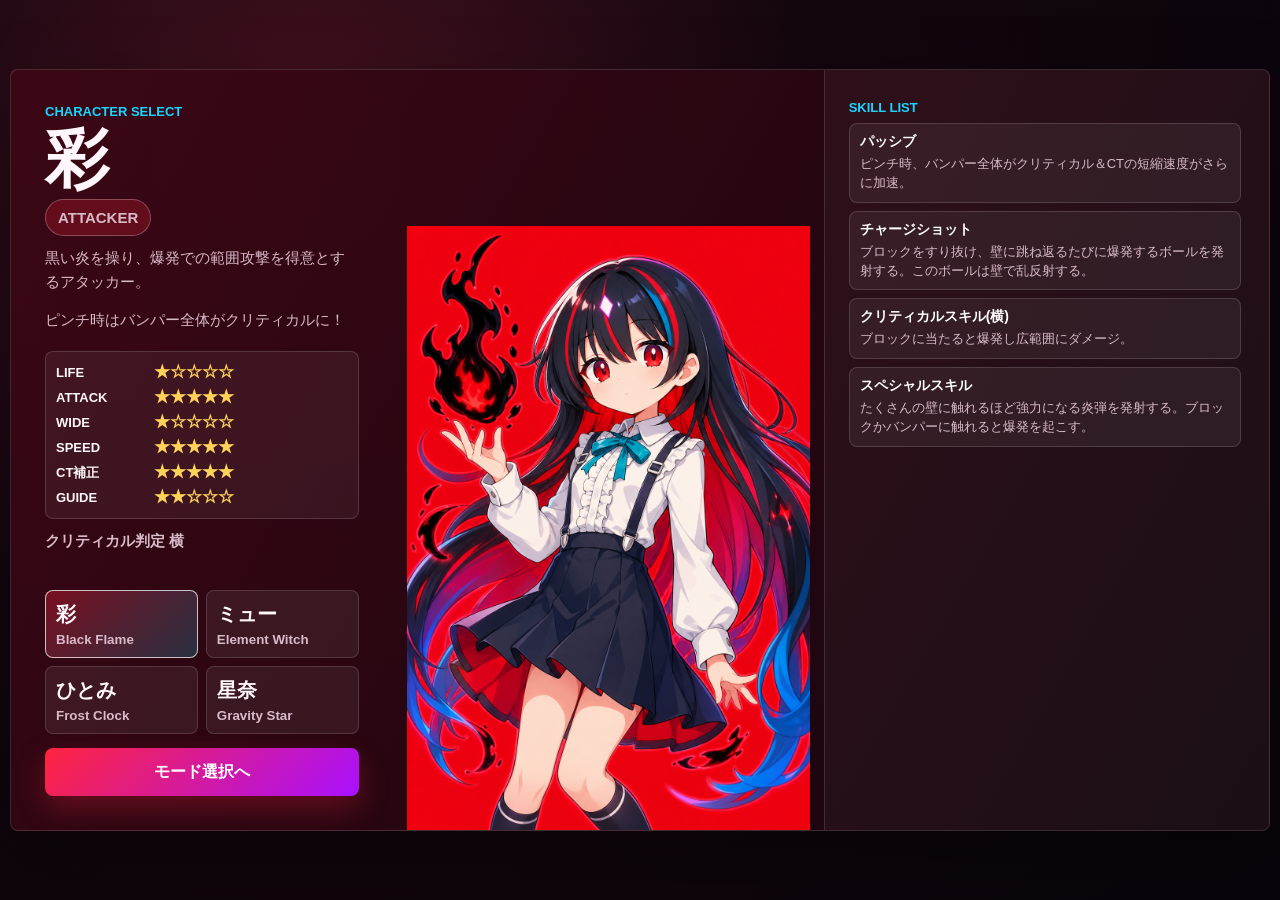
<file: index.html>
<!doctype html>
<html lang="ja">
<head>
  <meta charset="utf-8">
  <meta name="viewport" content="width=device-width, initial-scale=1">
  <title>Element Breaker</title>
  <link rel="stylesheet" href="style.css">
</head>
<body>
  <main class="app">
    <section id="selectScreen" class="screen select-screen">
      <div class="select-board">
        <div class="select-copy select-column">
          <p class="eyebrow">Character Select</p>
          <h1 id="selectName">彩</h1>
          <p id="selectRole" class="select-role">ATTACKER</p>
          <p id="selectDescription">黒い炎を操り、爆発での範囲攻撃を得意とするアタッカー。</p>
          <p id="selectSubDescription" class="select-sub-description">ピンチ時はバンパー全体がクリティカルに！</p>
          <div id="selectStatList" class="select-stat-list"></div>
          <p id="selectCritical" class="select-critical">クリティカル判定 横</p>
          <div class="character-options">
            <button class="character-option active" data-character="aya">
              <span>彩</span>
              <small>Black Flame</small>
            </button>
            <button class="character-option" data-character="mew">
              <span>ミュー</span>
              <small>Element Witch</small>
            </button>
            <button class="character-option" data-character="hitomi">
              <span>ひとみ</span>
              <small>Frost Clock</small>
            </button>
            <button class="character-option" data-character="seina">
              <span>星奈</span>
              <small>Gravity Star</small>
            </button>
          </div>
          <button id="startButton" class="primary-button">モード選択へ</button>
        </div>
        <div class="select-art-wrap">
          <img id="selectArt" class="select-art" src="assets/aya.png" alt="選択中キャラクターの立ち絵">
        </div>
        <aside class="select-skill-panel">
          <p class="eyebrow">Skill List</p>
          <div id="selectSkillList" class="select-skill-list"></div>
        </aside>
      </div>
    </section>

    <section id="modeScreen" class="screen mode-screen hidden">
      <div class="mode-board">
        <div class="mode-copy">
          <p class="eyebrow">Game Mode</p>
          <h1>モード選択</h1>
          <p>選択したキャラクターで挑戦するゲームモードを選びます。</p>
        </div>
        <div class="mode-options">
          <button id="standardModeButton" class="mode-option active" data-mode="standard">
            <span>スタンダード</span>
            <small>5WAVE突破までの合計スコアを競う基本モード。</small>
          </button>
          <button id="endlessModeButton" class="mode-option" data-mode="endless">
            <span>エンドレス</span>
            <small>降り続けるブロックを破壊し、到達WAVEと破壊数を競うモード。</small>
          </button>
          <button id="tutorialModeButton" class="mode-option" data-mode="tutorial">
            <span>チュートリアル</span>
            <small>操作説明を見ながら5WAVEで基本操作を練習するモード。</small>
          </button>
        </div>
        <div class="mode-actions">
          <button id="modeBackButton" class="secondary-button">キャラ選択へ戻る</button>
          <button id="modeStartButton" class="primary-button">選択モードで開始</button>
        </div>
      </div>
    </section>

    <section id="gameScreen" class="screen game-screen hidden">
      <div class="play-panel">
        <canvas id="gameCanvas" width="960" height="720"></canvas>
        <div id="messageLayer" class="message-layer hidden">
          <div class="result-card">
            <img id="resultIcon" class="result-icon" src="assets/icons/aya-icon.png" alt="使用キャラクターのアイコン">
            <p id="resultName" class="result-name">彩</p>
            <h2 id="messageTitle"></h2>
            <p id="messageBody"></p>
            <div id="resultStats" class="result-stats"></div>
            <button id="titleButton" class="primary-button">タイトルに戻る</button>
          </div>
        </div>
      </div>

      <aside class="side-panel">
        <div class="portrait-wrap">
          <img id="portraitArt" src="assets/icons/aya-icon.png" alt="プレイヤーキャラクターのアイコン">
        </div>
        <div class="hud-card">
          <div class="character-head">
            <div>
              <p id="characterType" class="eyebrow">Black Flame</p>
              <h2 id="characterName">彩</h2>
            </div>
            <div id="waveBadge" class="badge">WAVE 1</div>
          </div>
          <dl class="live-stats">
            <div><dt>LIFE</dt><dd id="lifeText">9 / 9</dd></div>
            <div><dt>SCORE</dt><dd id="scoreText">0</dd></div>
          </dl>
        </div>
        <div class="hud-card skills-card">
          <h3>SKILL</h3>
          <div id="skillDescription"></div>
        </div>
      </aside>
    </section>
  </main>
  <script src="game.js"></script>
</body>
</html>
</file>
<file: style.css>
:root {
  color-scheme: dark;
  --bg: #13060f;
  --panel: rgba(28, 18, 30, 0.86);
  --panel-strong: rgba(43, 24, 44, 0.94);
  --line: rgba(255, 255, 255, 0.14);
  --text: #fff7fb;
  --muted: #d8bac8;
  --red: #ff243d;
  --cyan: #17d6ff;
  --gold: #ffd35a;
}

* {
  box-sizing: border-box;
}

html,
body {
  margin: 0;
  width: 100%;
  height: 100%;
  overflow: hidden;
  background: radial-gradient(circle at 24% 18%, #45111f 0, var(--bg) 42%, #08040b 100%);
  color: var(--text);
  font-family: "Segoe UI", "Yu Gothic UI", "Meiryo", sans-serif;
}

button {
  font: inherit;
}

.app {
  height: 100vh;
  display: grid;
  place-items: center;
  padding: 10px;
}

.screen {
  width: min(1400px, 100%);
}

.hidden {
  display: none !important;
}

.select-board {
  min-height: min(760px, calc(100vh - 40px));
  display: grid;
  grid-template-columns: minmax(300px, 0.9fr) minmax(320px, 0.95fr) minmax(340px, 1.05fr);
  align-items: stretch;
  gap: 14px;
  overflow: hidden;
  border: 1px solid var(--line);
  border-radius: 8px;
  background: linear-gradient(120deg, rgba(61, 7, 21, 0.95), rgba(19, 6, 15, 0.96));
  box-shadow: 0 24px 70px rgba(0, 0, 0, 0.36);
}

.select-copy {
  padding: clamp(18px, 3vw, 34px);
}

.select-column,
.select-skill-panel {
  min-height: 0;
  display: flex;
  flex-direction: column;
}

.eyebrow {
  margin: 0 0 8px;
  color: var(--cyan);
  font-size: 13px;
  font-weight: 800;
  letter-spacing: 0;
  text-transform: uppercase;
}

h1,
h2,
h3,
p {
  margin-top: 0;
}

h1 {
  margin-bottom: 8px;
  font-size: clamp(44px, 5vw, 78px);
  line-height: 1;
}

.select-copy p:not(.eyebrow) {
  max-width: 440px;
  color: var(--muted);
  font-size: 15px;
  line-height: 1.55;
}

.select-role {
  display: inline-flex;
  width: fit-content;
  margin: 0 0 10px;
  border: 1px solid rgba(255, 255, 255, 0.26);
  border-radius: 999px;
  padding: 6px 12px;
  color: #fff;
  background: rgba(255, 36, 61, 0.22);
  font-weight: 900;
}

.select-sub-description {
  margin-bottom: 12px;
}

.select-stat-list {
  display: grid;
  gap: 4px;
  margin: 8px 0 10px;
  padding: 10px;
  border: 1px solid var(--line);
  border-radius: 8px;
  background: rgba(255, 255, 255, 0.06);
}

.select-stat-row {
  display: grid;
  grid-template-columns: 88px 1fr;
  align-items: center;
  gap: 10px;
  font-size: 13px;
  font-weight: 800;
}

.select-critical {
  margin: 0 0 12px;
  color: #fff;
  font-weight: 900;
}

.character-options {
  display: grid;
  grid-template-columns: repeat(2, minmax(0, 1fr));
  gap: 8px;
  margin: auto 0 14px;
}

.character-option {
  min-height: 58px;
  border: 1px solid var(--line);
  border-radius: 8px;
  background: rgba(255, 255, 255, 0.07);
  color: var(--text);
  text-align: left;
  cursor: pointer;
  padding: 10px;
}

.character-option span,
.character-option small {
  display: block;
}

.character-option span {
  font-size: 20px;
  font-weight: 900;
}

.character-option small {
  margin-top: 4px;
  color: var(--muted);
  font-weight: 800;
}

.character-option.active {
  border-color: rgba(255, 255, 255, 0.72);
  background: linear-gradient(135deg, rgba(255, 36, 61, 0.34), rgba(23, 214, 255, 0.2));
}

.primary-button {
  min-width: 180px;
  min-height: 48px;
  border: 0;
  border-radius: 8px;
  background: linear-gradient(135deg, var(--red), #a910ff);
  color: white;
  font-weight: 800;
  cursor: pointer;
  box-shadow: 0 12px 30px rgba(255, 36, 61, 0.28);
}

.primary-button:hover {
  filter: brightness(1.08);
}

.secondary-button {
  min-width: 180px;
  min-height: 48px;
  border: 1px solid var(--line);
  border-radius: 8px;
  background: rgba(255, 255, 255, 0.07);
  color: var(--text);
  font-weight: 800;
  cursor: pointer;
}

.secondary-button:hover {
  background: rgba(255, 255, 255, 0.12);
}

.select-art {
  width: 100%;
  height: min(760px, calc(100vh - 42px));
  object-fit: contain;
  object-position: center bottom;
}

.select-art-wrap {
  min-width: 0;
  display: grid;
  place-items: end center;
  overflow: hidden;
}

.select-skill-panel {
  padding: clamp(18px, 3vw, 30px) clamp(16px, 2vw, 24px);
  border-left: 1px solid rgba(255, 255, 255, 0.12);
  background: rgba(255, 255, 255, 0.035);
}

.select-skill-list {
  display: grid;
  gap: 8px;
  overflow: auto;
  padding-right: 4px;
}

.select-skill-item {
  border: 1px solid var(--line);
  border-radius: 8px;
  padding: 9px 10px;
  background: rgba(255, 255, 255, 0.06);
}

.select-skill-item b {
  display: block;
  margin-bottom: 4px;
  color: #fff;
  font-size: 14px;
}

.select-skill-item span {
  display: block;
  color: var(--muted);
  font-size: 13px;
  line-height: 1.45;
}

.mode-screen {
  width: min(920px, 100%);
}

.mode-board {
  min-height: min(520px, calc(100vh - 40px));
  display: grid;
  grid-template-rows: auto 1fr auto;
  gap: 18px;
  padding: clamp(22px, 4vw, 42px);
  border: 1px solid var(--line);
  border-radius: 8px;
  background: linear-gradient(120deg, rgba(38, 10, 48, 0.96), rgba(13, 6, 20, 0.98));
  box-shadow: 0 24px 70px rgba(0, 0, 0, 0.36);
}

.mode-copy h1 {
  margin-bottom: 12px;
}

.mode-copy p:not(.eyebrow) {
  max-width: 620px;
  color: var(--muted);
  font-size: 15px;
  line-height: 1.6;
}

.mode-options {
  display: grid;
  align-content: start;
  gap: 12px;
}

.mode-option {
  min-height: 132px;
  border: 1px solid var(--line);
  border-radius: 8px;
  padding: 20px;
  background: rgba(255, 255, 255, 0.07);
  color: var(--text);
  text-align: left;
  cursor: pointer;
}

.mode-option.active {
  border-color: rgba(255, 255, 255, 0.72);
  background:
    linear-gradient(135deg, rgba(255, 36, 61, 0.28), rgba(23, 214, 255, 0.16)),
    rgba(255, 255, 255, 0.07);
}

.mode-option span {
  display: block;
  margin-bottom: 8px;
  font-size: clamp(28px, 4vw, 44px);
  font-weight: 900;
}

.mode-option small {
  display: block;
  max-width: 620px;
  color: var(--muted);
  font-size: 15px;
  font-weight: 800;
  line-height: 1.5;
}

.mode-actions {
  display: flex;
  flex-wrap: wrap;
  justify-content: flex-end;
  gap: 10px;
}

.game-screen {
  width: min(1320px, 100%);
  height: min(720px, calc(100vh - 20px));
  display: grid;
  grid-template-columns: minmax(0, 1fr) minmax(300px, 340px);
  gap: 12px;
  align-items: stretch;
}

.play-panel {
  position: relative;
  min-height: 0;
  border: 1px solid var(--line);
  border-radius: 8px;
  overflow: hidden;
  background: #05050a;
}

canvas {
  display: block;
  width: 100%;
  height: 100%;
  cursor: crosshair;
}

.message-layer {
  position: absolute;
  inset: 0;
  display: grid;
  place-content: center;
  gap: 12px;
  padding: 24px;
  text-align: center;
  background: rgba(10, 5, 10, 0.78);
}

.message-layer h2 {
  margin: 0;
  font-size: 44px;
}

.message-layer p {
  color: var(--muted);
}

.result-card {
  width: min(520px, calc(100vw - 56px));
  display: grid;
  justify-items: center;
  gap: 10px;
  padding: 24px;
  border: 1px solid var(--line);
  border-radius: 8px;
  background: rgba(28, 18, 30, 0.94);
  box-shadow: 0 24px 70px rgba(0, 0, 0, 0.44);
}

.result-icon {
  width: 96px;
  aspect-ratio: 1;
  border: 2px solid rgba(255, 255, 255, 0.36);
  border-radius: 8px;
  object-fit: cover;
  object-position: center;
}

.result-name {
  margin: 0;
  color: #fff;
  font-size: 22px;
  font-weight: 900;
}

.result-stats {
  width: 100%;
  display: grid;
  gap: 8px;
  margin: 4px 0 8px;
}

.result-stats div {
  display: flex;
  align-items: center;
  justify-content: space-between;
  gap: 16px;
  min-height: 40px;
  padding: 8px 12px;
  border: 1px solid var(--line);
  border-radius: 8px;
  background: rgba(255, 255, 255, 0.06);
}

.result-stats span {
  color: var(--muted);
  font-weight: 800;
}

.result-stats b {
  color: #fff;
  font-size: 22px;
}

.side-panel {
  min-height: 0;
  display: grid;
  grid-template-rows: minmax(190px, 0.9fr) auto minmax(0, 2fr);
  gap: 8px;
  overflow: hidden;
}

.portrait-wrap,
.hud-card {
  border: 1px solid var(--line);
  border-radius: 8px;
  background: var(--panel);
  overflow: hidden;
}

.portrait-wrap {
  display: grid;
  place-items: center;
  padding: 14px;
  background: linear-gradient(180deg, rgba(23, 214, 255, 0.18), rgba(255, 31, 59, 0.16), rgba(28, 18, 30, 0.96));
}

.portrait-wrap img {
  width: min(58%, 150px);
  aspect-ratio: 1;
  max-height: 100%;
  object-fit: cover;
  object-position: center;
}

.hud-card {
  padding: 12px;
}

.character-head,
.live-stats div,
.stat-row {
  display: flex;
  align-items: center;
  justify-content: space-between;
  gap: 12px;
}

.character-head h2 {
  margin: 0;
  font-size: 30px;
}

.badge {
  border: 1px solid rgba(255, 255, 255, 0.2);
  border-radius: 999px;
  padding: 7px 12px;
  background: rgba(255, 36, 61, 0.24);
  color: #fff;
  font-weight: 800;
}

.live-stats {
  margin: 8px 0 0;
  display: grid;
  gap: 6px;
}

.live-stats div {
  min-height: 34px;
  padding: 0 10px;
  border-radius: 6px;
  background: rgba(255, 255, 255, 0.06);
}

dt {
  color: var(--muted);
  font-size: 12px;
  font-weight: 800;
}

dd {
  margin: 0;
  font-weight: 900;
}

.skills-card h3 {
  margin-bottom: 8px;
  font-size: 15px;
}

.stat-list {
  display: grid;
  gap: 5px;
}

.stat-row {
  min-height: 22px;
}

.stars {
  color: var(--gold);
  font-size: 16px;
  white-space: nowrap;
}

.skills-card {
  min-height: 0;
  display: flex;
  flex-direction: column;
}

#skillDescription {
  min-height: 0;
  display: grid;
  gap: 8px;
  overflow: auto;
  padding-right: 4px;
}

.play-skill-item {
  border: 1px solid var(--line);
  border-radius: 8px;
  padding: 8px 9px;
  background: rgba(255, 255, 255, 0.06);
}

.play-skill-item b {
  display: block;
  margin-bottom: 4px;
  color: #fff;
  font-size: 13px;
}

.play-skill-item span {
  display: block;
  color: var(--muted);
  font-size: 12px;
  line-height: 1.38;
}

.skills-card b {
  color: #fff;
}

@media (max-width: 1060px) {
  html,
  body {
    overflow: auto;
  }

  .app {
    min-height: 100vh;
    height: auto;
    padding: 10px;
  }

  .select-board,
  .mode-board,
  .game-screen {
    grid-template-columns: 1fr;
    height: auto;
  }

  .mode-board {
    min-height: auto;
  }

  .select-skill-panel {
    border-left: 0;
    border-top: 1px solid rgba(255, 255, 255, 0.12);
  }

  .character-options {
    margin-top: 16px;
  }

  .select-art {
    max-height: 560px;
  }

  .side-panel {
    min-height: 0;
    grid-template-columns: minmax(220px, 0.7fr) 1fr;
    grid-template-rows: auto auto;
  }

  .portrait-wrap {
    grid-row: span 2;
  }
}
</file>
